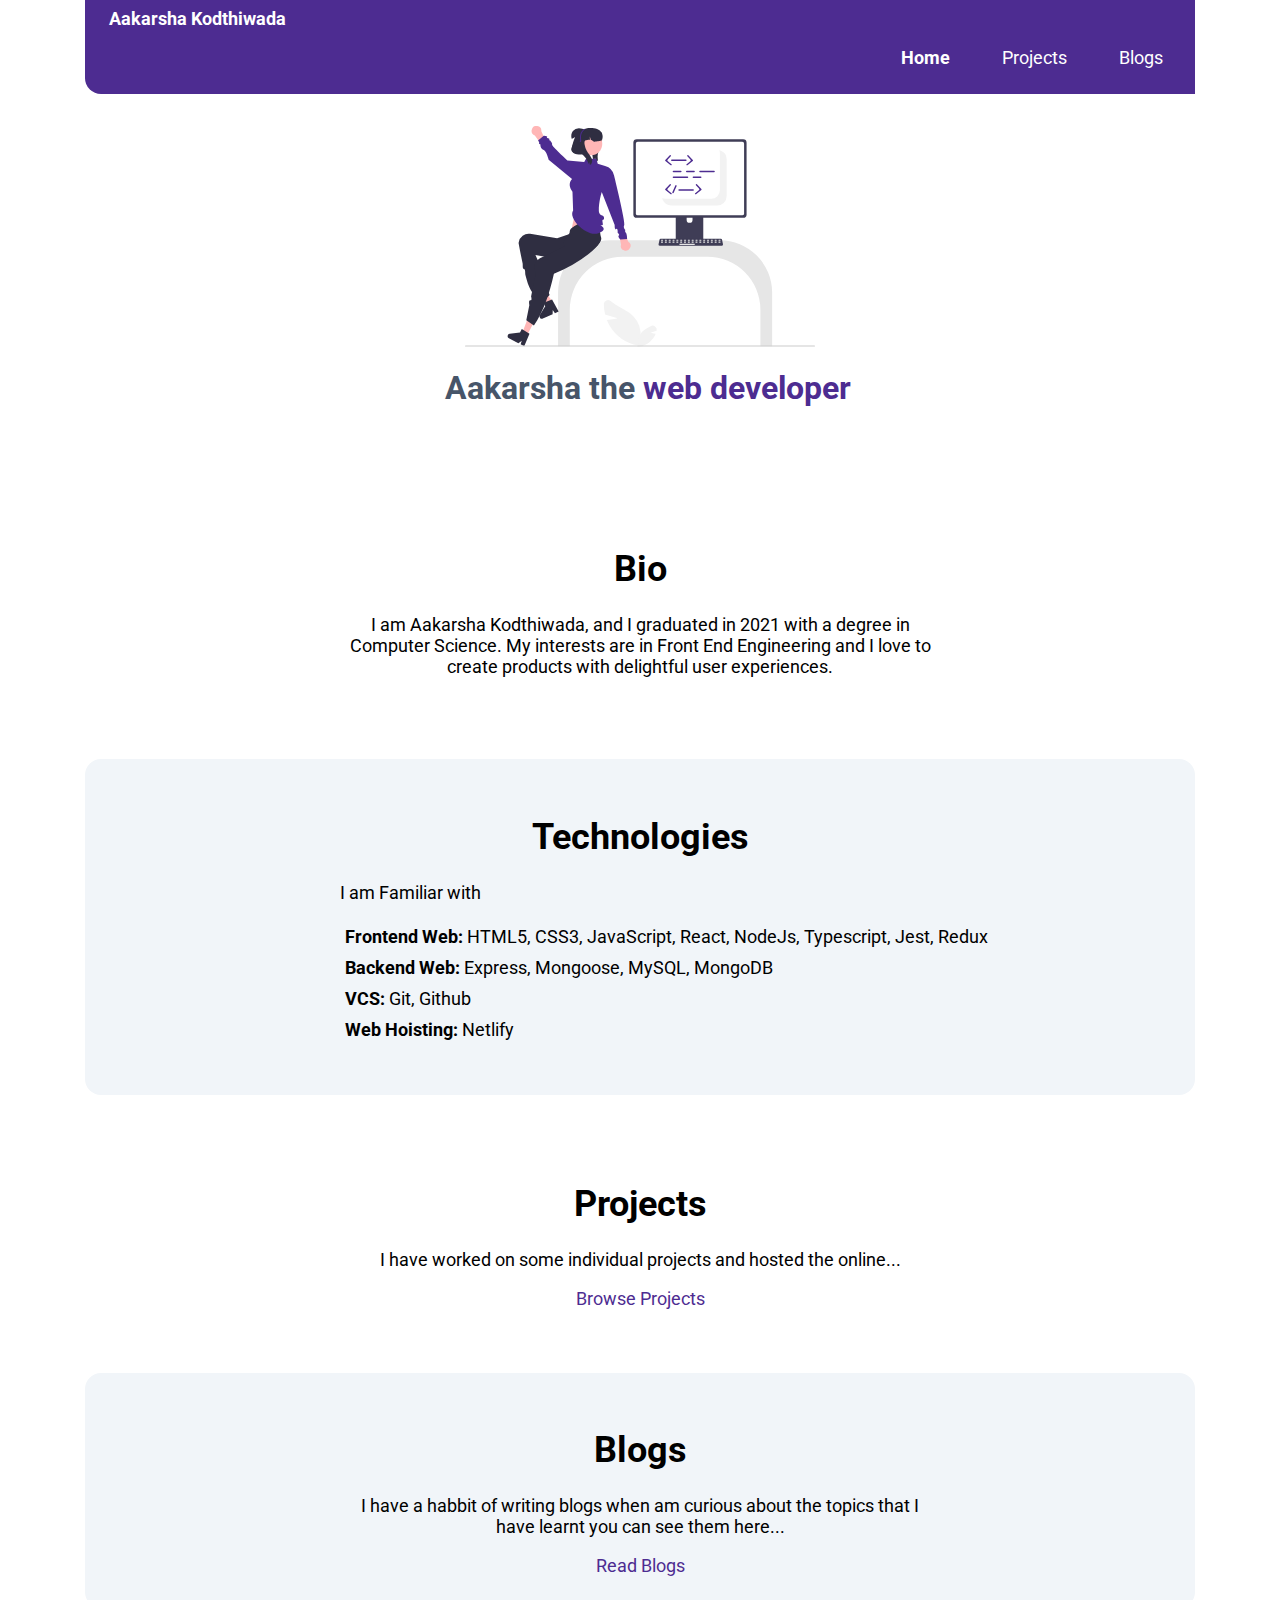
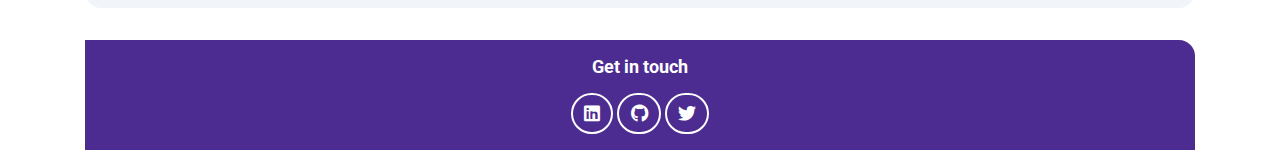
<file: index.html>
<!DOCTYPE html>
<html lang="en">
<head>
    <meta charset="UTF-8">
    <meta http-equiv="X-UA-Compatible" content="IE=edge">
    <meta name="viewport" content="width=device-width, initial-scale=1.0">
    <title>home | Aakarsha-Kodthiwada</title>
    <link rel="stylesheet" href="https://cdnjs.cloudflare.com/ajax/libs/font-awesome/6.0.0/css/all.min.css">
    <link href = "styles.css" rel = "stylesheet">
</head>
<body>
    <nav class="nav container">
        <a class="link nav-brand" href="/">Aakarsha Kodthiwada</a>
        <!-- <div class="nav-brand">Aakarsha Kodthiwada</div> -->
        <ul class="list-non-bullet nav-items">
            <li class="list-inline">
                <a class="link link-active" href="/">Home</a>
            </li>
            <li class="list-non-bullet list-inline">
                <a class="link" href="/projects.html">Projects</a>
            </li>
            <li class="list-non-bullet list-inline">
                <a class="link" href="/blogs.html">Blogs</a>
            </li>
        </ul>
    </nav>

    
    <header class="header">
        <img class="header-image" src="images/main-image.svg"/>
        <h1 class="header-heading">Aakarsha the <span class="header-inverted"> web developer</span></h1>
    </header>

    <section class="section">
        <div class="container container-center">
            <h1>Bio</h1>
                <p>I am Aakarsha Kodthiwada, and I graduated in 2021 with a degree in Computer Science. My interests are in Front End Engineering and I love to create products with delightful user experiences.</p>
        </div>
    </section>
    <section class="section ow">
        <div class="container container-center technologies" >
            <h1>Technologies</h1>
                <p>I am Familiar with 
                    <!-- <span class="section-technologies">HTML5, CSS3, JavaScript, Git, NodeJs, Java</span> -->
                    <div class="skills-container">
                        <p><b>Frontend Web: </b>HTML5, CSS3, JavaScript, React, NodeJs, Typescript, Jest, Redux</p>
                        <p><b>Backend Web: </b>Express, Mongoose, MySQL, MongoDB</p>
                        <p><b>VCS: </b>Git, Github</p>
                        <p><b>Web Hoisting: </b>Netlify</p>
                    </div>
                </p>
        </div>    
    </section>
    <section class="section">
        <div class="container container-center">
            <h1>Projects</h1>
                <p>I have worked on some individual projects and hosted the online...</p>
        </ul>
                <a class="link normal-link"href="/projects.html">Browse Projects</a>
        </div>
    </section>
    <section class="section ow">
        <div class="container container-center" >
            <h1>Blogs</h1>
                <p>I have a habbit of writing blogs when am curious about the topics that I have learnt you can see them here...</p>
                <a class="link normal-link"href="/blogs.html">Read Blogs</a>
        </div>    
    </section>
    <footer class="footer">
        <div class="footer-insider">Get in touch</div>
        <div class="flex">
            <a class="link" href="https://www.linkedin.com/in/aakarsha-kodthiwada-5566bb184/"><i class="fa-brands fa-linkedin"></i></a>
            <a class="link" href="https://github.com/Aakarshashetty"><i class="fa-brands fa-github"></i></a>
            <a class="link" href="https://twitter.com/Aakarsha_shetty"><i class="fa-brands fa-twitter"></i></a>
        </div>
    </footer>
</body>
</html>
</file>
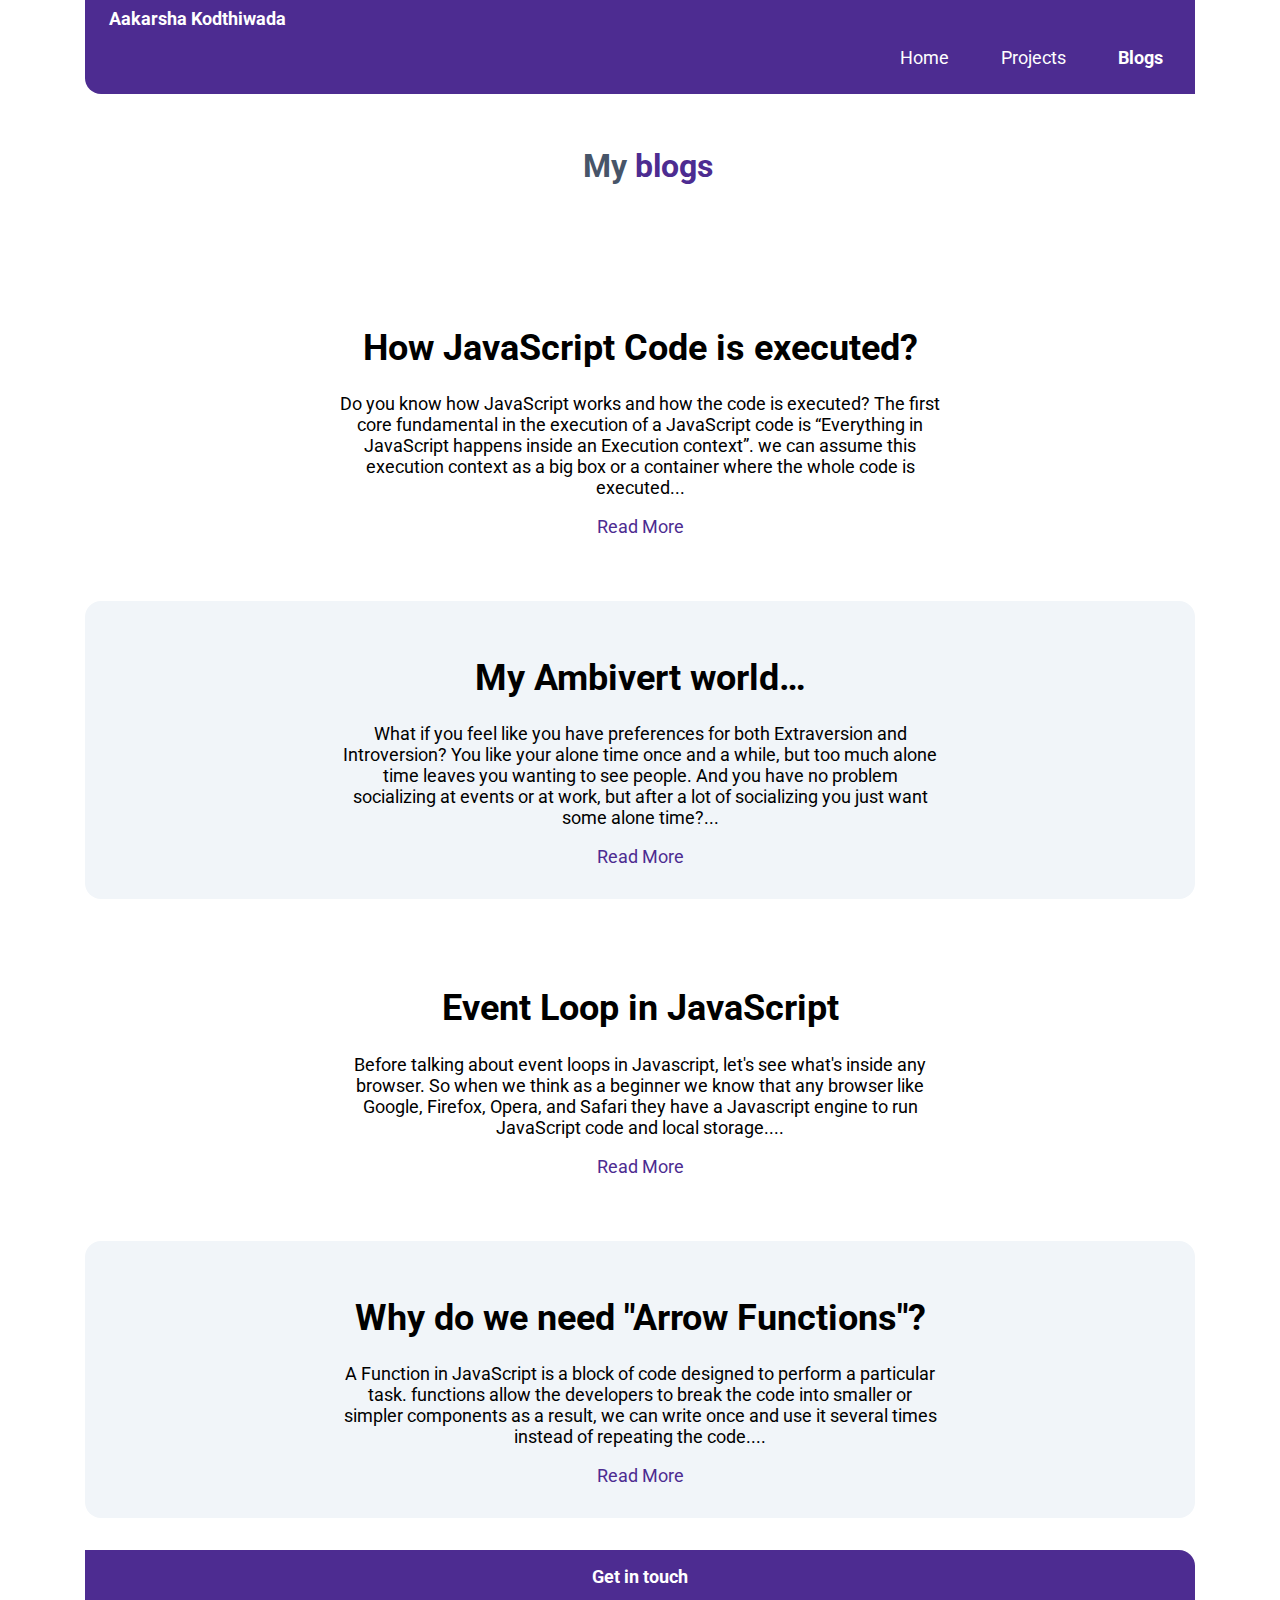
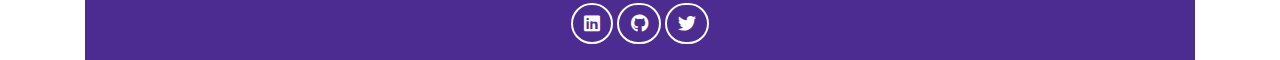
<file: blogs.html>
<!DOCTYPE html>
<html lang="en">
<head>
    <meta charset="UTF-8">
    <meta http-equiv="X-UA-Compatible" content="IE=edge">
    <meta name="viewport" content="width=device-width, initial-scale=1.0">
    <title>blogs | Aakarsha-Kodthiwada</title>
    <link rel="stylesheet" href="https://cdnjs.cloudflare.com/ajax/libs/font-awesome/6.0.0/css/all.min.css">
    <link href = "styles.css" rel = "stylesheet">
</head>
<body>
    <nav class="nav container">
        <a class="link nav-brand" href="/">Aakarsha Kodthiwada</a>
        <ul class="list-non-bullet nav-items">
            <li class="list-inline">
                <a class="link" href="/">Home</a>
            </li>
            <li class="list-non-bullet list-inline">
                <a class="link" href="/projects.html">Projects</a>
            </li>
            <li class="list-non-bullet list-inline  link-active">
                <a class="link" href="/blogs.html">Blogs</a>
            </li>
        </ul>
    </nav>
    <header class="header">
        <h1 class="header-heading">My <span class="header-inverted">blogs</span></h1>
    </header>
    <section class="section">
        <div class="container container-center">
            <h1>How JavaScript Code is executed?</h1>
                <p>Do you know how JavaScript works and how the code is executed? The first core fundamental in the execution of a JavaScript code is “Everything in JavaScript happens inside an Execution context”. we can assume this execution context as a big box or a container where the whole code is executed...</p>
                <a class="link normal-link" href="https://junobella.medium.com/how-javascript-code-is-executed-920f5c8d5653">Read More</a>
        </div>

    </section>
    <section class="section ow">
        <div class="container container-center" >
            <h1>My Ambivert world…</h1>
                <p>What if you feel like you have preferences for both Extraversion and Introversion? You like your alone time once and a while, but too much alone time leaves you wanting to see people. And you have no problem socializing at events or at work, but after a lot of socializing you just want some alone time?...</p>
                <a class="link normal-link" href="https://junobella.medium.com/my-ambivert-world-d089ec5e16fe">Read More</a>
        </div>    
    </section>
    <section class="section">
        <div class="container container-center">
            <h1>Event Loop in JavaScript</h1>
                <p>Before talking about event loops in Javascript, let's see what's inside any browser. So when we think as a beginner we know that any browser like Google, Firefox, Opera, and Safari they have a Javascript engine to run JavaScript code and local storage....</p>
                <a class="link normal-link" href="https://aakarsha-kodthiwada.hashnode.dev/event-loop-in-javascript">Read More</a>
        </div>

    </section>
    <section class="section ow">
        <div class="container container-center" >
            <h1>Why do we need "Arrow Functions"?</h1>
                <p>A Function in JavaScript is a block of code designed to perform a particular task. functions allow the developers to break the code into smaller or simpler components as a result, we can write once and use it several times instead of repeating the code....</p>
                <a class="link normal-link" href="https://aakarsha-kodthiwada.hashnode.dev/why-do-we-need-arrow-functions">Read More</a>
        </div>    
    </section>
    <footer class="footer">
        <div class="footer-insider">Get in touch</div>
        <div class="flex">
            <a class="link" href="https://www.linkedin.com/in/aakarsha-kodthiwada-5566bb184/"><i class="fa-brands fa-linkedin"></i></a>
            <a class="link" href="https://github.com/Aakarshashetty"><i class="fa-brands fa-github"></i></a>
            <a class="link" href="https://twitter.com/Aakarsha_shetty"><i class="fa-brands fa-twitter"></i></a>
        </div>
    </footer>
</body>
</html>
</file>
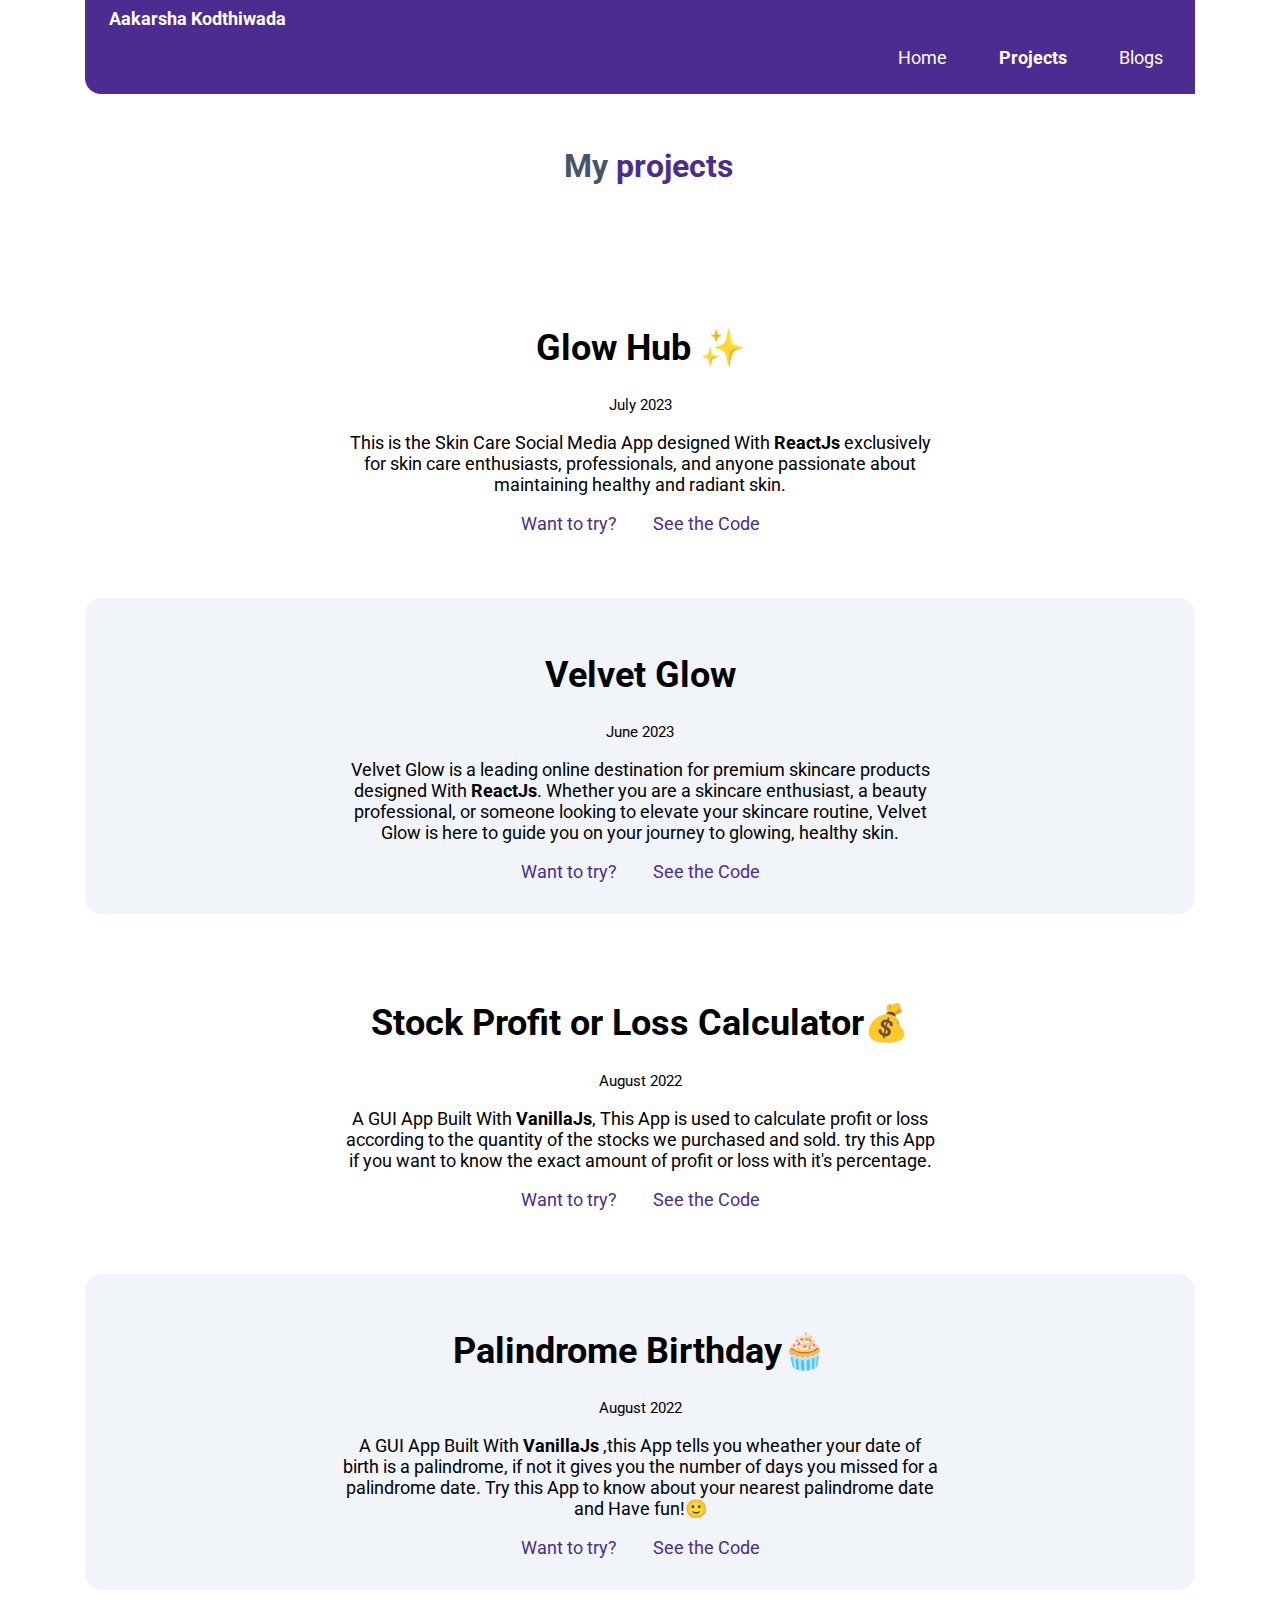
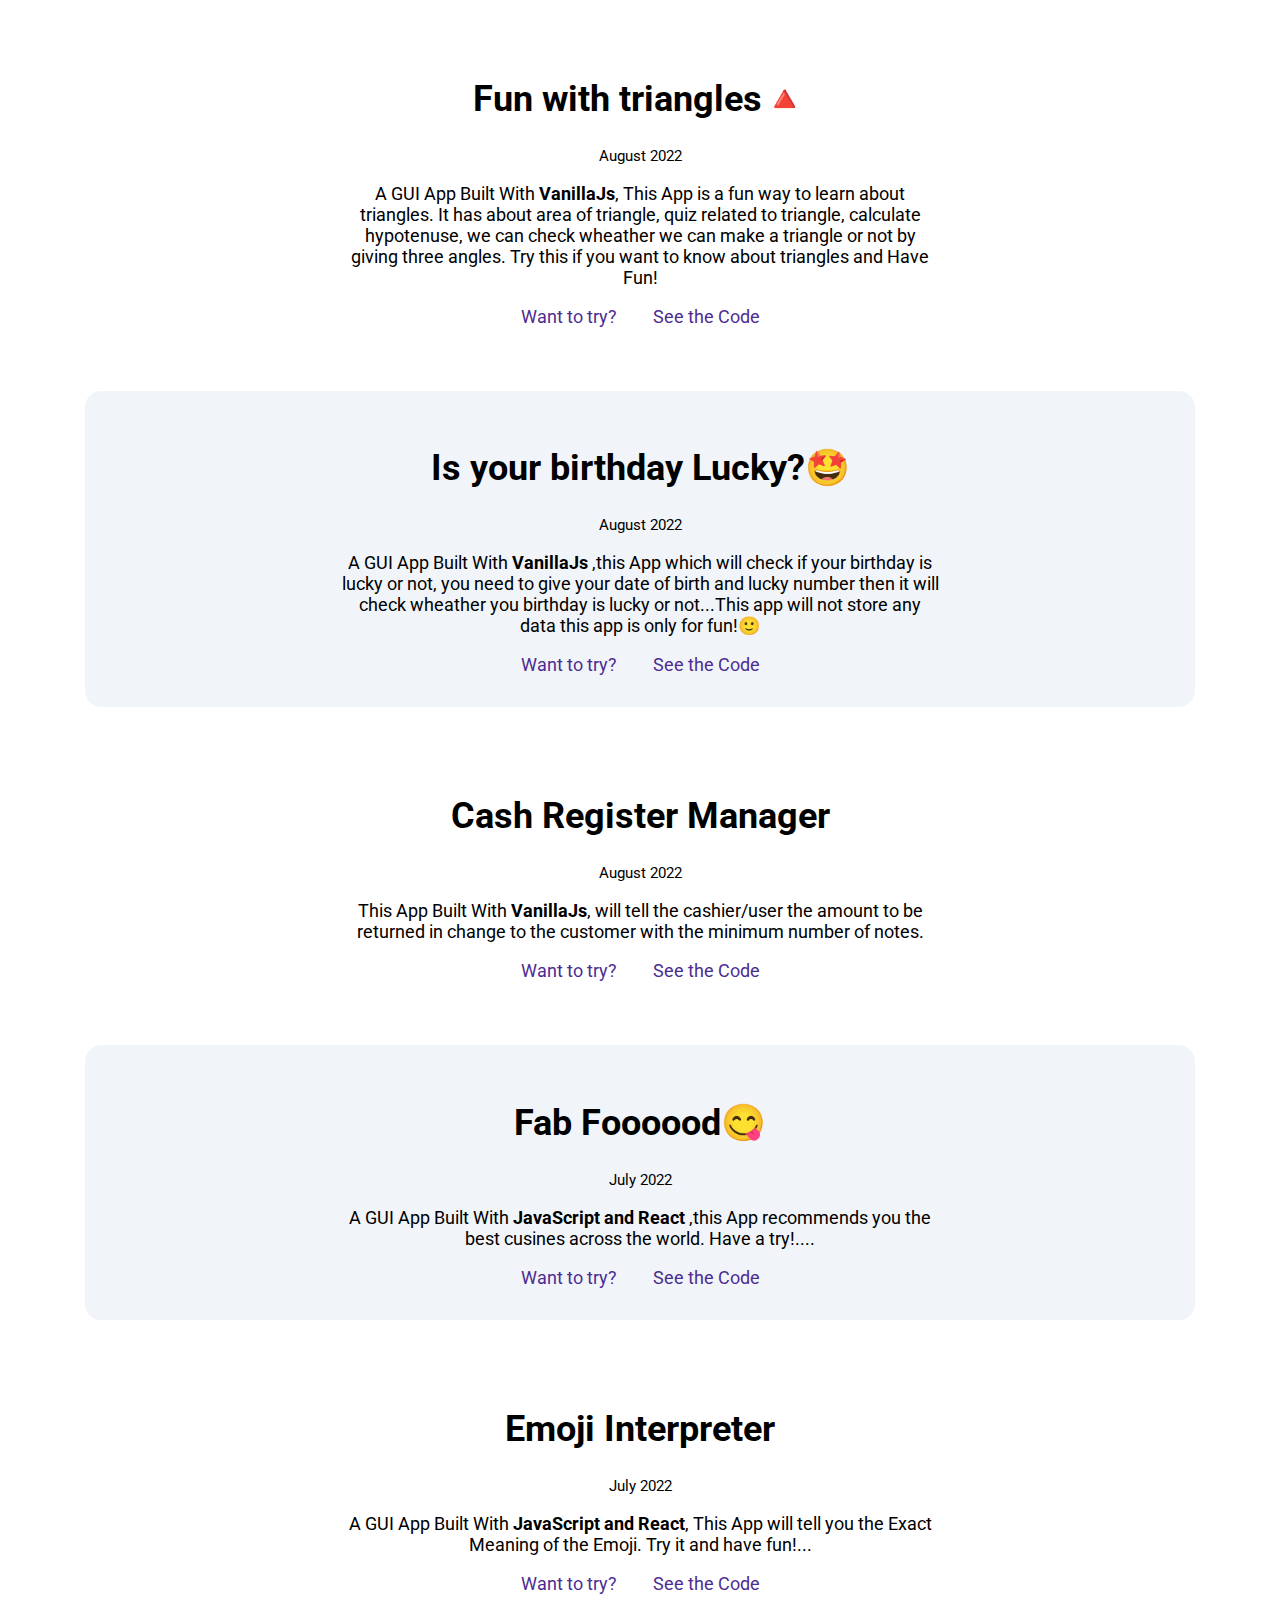
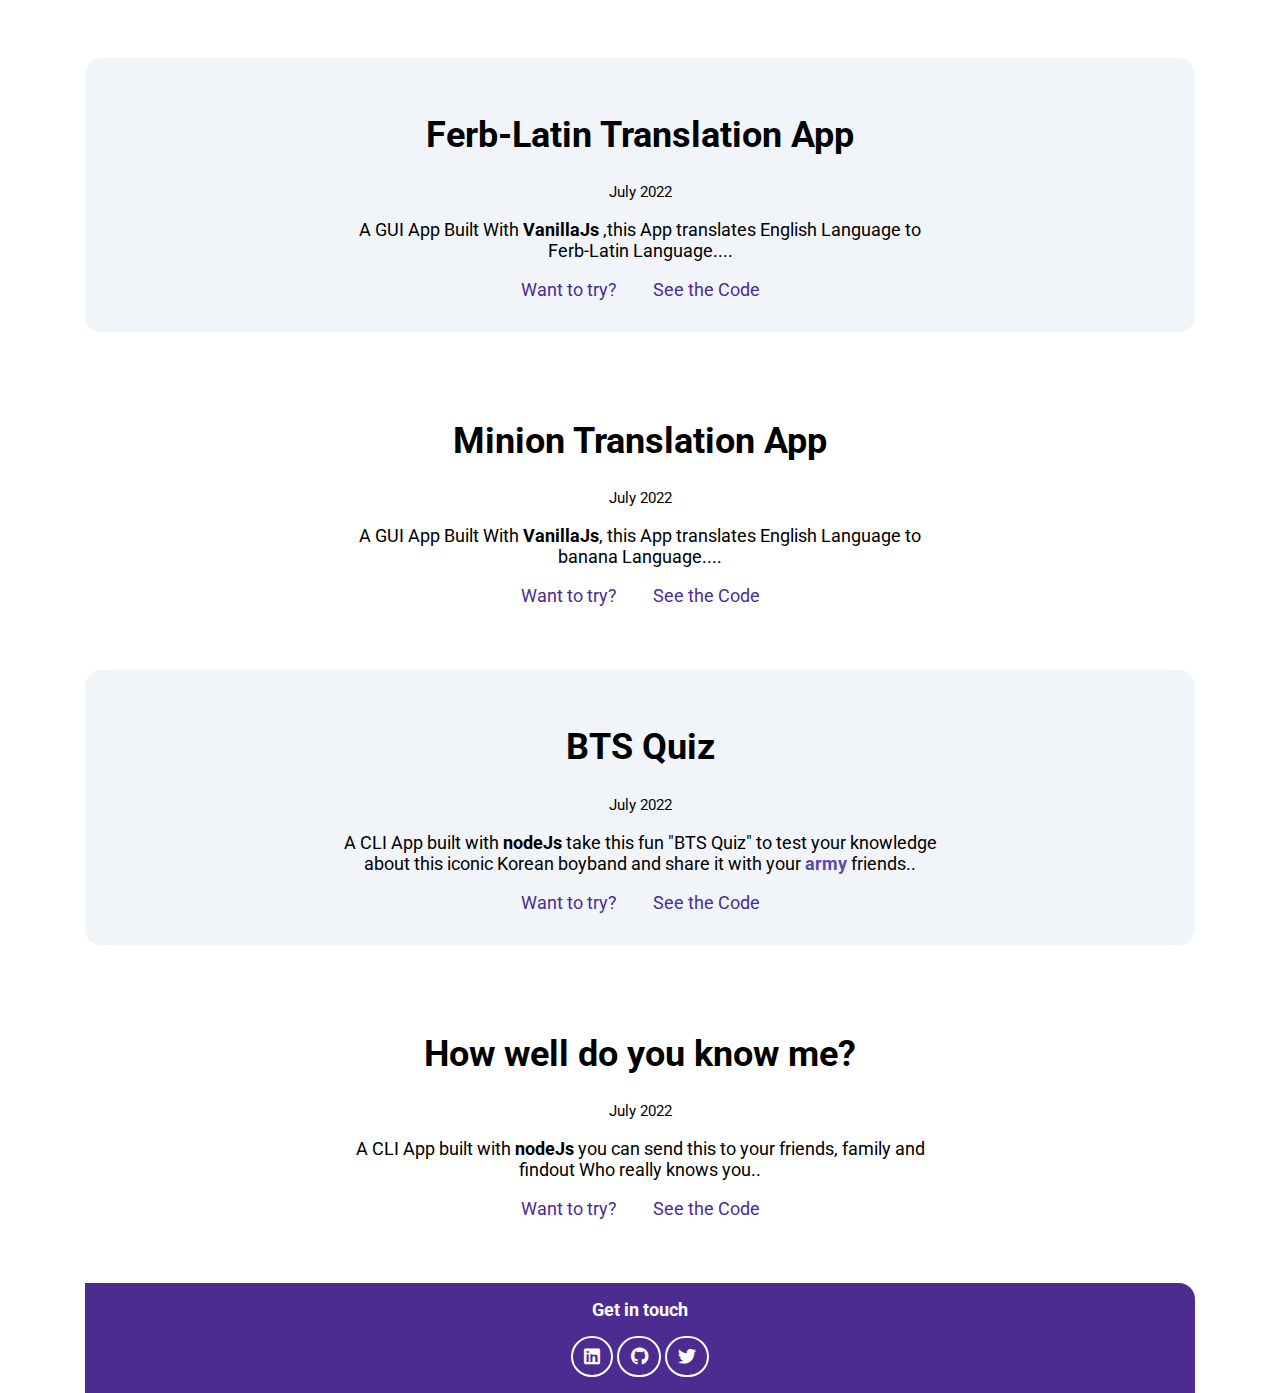
<file: projects.html>
<!DOCTYPE html>
<html lang="en">
<head>
    <meta charset="UTF-8">
    <meta http-equiv="X-UA-Compatible" content="IE=edge">
    <meta name="viewport" content="width=device-width, initial-scale=1.0">
    <title>projects | Aakarsha-Kodthiwada</title>
    <link rel="stylesheet" href="https://cdnjs.cloudflare.com/ajax/libs/font-awesome/6.0.0/css/all.min.css">
    <link href = "styles.css" rel = "stylesheet">
</head>
<body>
    <nav class="nav container">
        <a class="link nav-brand" href="/">Aakarsha Kodthiwada</a>
        <!-- <div class="nav-brand">Aakarsha Kodthiwada</div> -->
        <ul class="list-non-bullet nav-items">
            <li class="list-inline">
                <a class="link" href="/">Home</a>
            </li>
            <li class="list-non-bullet list-inline">
                <a class="link link-active" href="/projects.html">Projects</a>
            </li>
            <li class="list-non-bullet list-inline">
                <a class="link" href="/blogs.html">Blogs</a>
            </li>
        </ul>
    </nav>
    <header class="header">
        <h1 class="header-heading">My <span class="header-inverted">projects</span></h1>
    </header>
    <section class="section">
        <div class="container container-center">
            <h1>Glow Hub ✨</h1>  
            <small>July 2023</small>
                <p>This is the Skin Care Social Media App designed With <span class="section-technologies">ReactJs</span> exclusively for skin care enthusiasts, professionals, and anyone passionate about maintaining healthy and radiant skin. </p>
                <a class="link normal-link" href="https://glow-hub.netlify.app/">Want to try?</a>
                <a class="link normal-link" href="https://github.com/Aakarshashetty/glow-hub">See the Code</a>
        </div>

    </section>
    <section class="section ow">
        <div class="container container-center" >
            <h1>Velvet Glow</h1>
            <small>June 2023</small>
                <p>Velvet Glow is a leading online destination for premium skincare products designed With <span class="section-technologies">ReactJs</span>. Whether you are a skincare enthusiast, a beauty professional, or someone looking to elevate your skincare routine, Velvet Glow is here to guide you on your journey to glowing, healthy skin.</p>
                <a class="link normal-link" href="https://velvet-glow-react.netlify.app/">Want to try?</a>
                <a class="link normal-link" href="https://github.com/Aakarshashetty/velvet-glow">See the Code</a>
        </div>    
    </section>
    <section class="section">
        <div class="container container-center">
            <h1>Stock Profit or Loss Calculator💰</h1>
            <small>August 2022</small>
                <p>A GUI App Built With <span class="section-technologies">VanillaJs</span>, This App is used to calculate profit or loss according to the quantity of the stocks we purchased and sold. try this App if you want to know the exact amount of profit or loss with it's percentage. </p>
                <a class="link normal-link" href="https://proft-and-loss-mark14.netlify.app/">Want to try?</a>
                <a class="link normal-link" href="https://github.com/Aakarshashetty/profit-and-loss-app">See the Code</a>
        </div>

    </section>
    <section class="section ow">
        <div class="container container-center" >
            <h1>Palindrome Birthday🧁</h1>
            <small>August 2022</small>
                <p>A GUI App Built With <span class="section-technologies">VanillaJs</span> ,this App tells you wheather your date of birth is a palindrome, if not it gives you the number of days you missed for a palindrome date. Try this App to know about your nearest palindrome date and Have fun!🙂</p>
                <a class="link normal-link" href="https://palindrome-birthday-mark13-neog.netlify.app/">Want to try?</a>
                <a class="link normal-link" href="https://github.com/Aakarshashetty/palindrome-birthday">See the Code</a>
        </div>    
    </section>
    <section class="section">
        <div class="container container-center">
            <h1>Fun with triangles🔺</h1>
            <small>August 2022</small>
                <p>A GUI App Built With <span class="section-technologies">VanillaJs</span>, This App is a fun way to learn about triangles. It has about area of triangle, quiz related to triangle, calculate hypotenuse, we can check wheather we can make a triangle or not by giving three angles. Try this if you want to know about triangles and Have Fun!</p>
                <a class="link normal-link" href="https://fun-with-triangles-mark12-neog.netlify.app/">Want to try?</a>
                <a class="link normal-link" href="https://github.com/Aakarshashetty/fun-with-triangles">See the Code</a>
        </div>

    </section>
    <section class="section ow">
        <div class="container container-center" >
            <h1>Is your birthday Lucky?🤩</h1>
            <small>August 2022</small>
                <p>A GUI App Built With <span class="section-technologies">VanillaJs</span> ,this App which will check if your birthday is lucky or not, you need to give your date of birth and lucky number then it will check wheather you birthday is lucky or not...This app will not store any data this app is only for fun!🙂</p>
                <a class="link normal-link" href="https://lucky-birthday-mark11-neog.netlify.app/">Want to try?</a>
                <a class="link normal-link" href="https://github.com/Aakarshashetty/lucky-birthday">See the Code</a>
        </div>    
    </section>
    <section class="section">
        <div class="container container-center">
            <h1>Cash Register Manager</h1>
            <small>August 2022</small>
                <p>This App Built With <span class="section-technologies">VanillaJs</span>, will tell the cashier/user the amount to be returned in change to the customer with the minimum number of notes.</p>
                <a class="link normal-link" href="https://cash-register-app-mark10-neog.netlify.app/">Want to try?</a>
                <a class="link normal-link" href="https://github.com/Aakarshashetty/cash-register-app">See the Code</a>
        </div>

    </section>
    <section class="section ow">
        <div class="container container-center" >
            <h1>Fab Foooood😋</h1>
            <small>July 2022</small>
                <p>A GUI App Built With <span class="section-technologies">JavaScript and React</span> ,this App recommends you the best cusines across the world. Have a try!....</p>
                <a class="link normal-link" href="https://fab-food.netlify.app">Want to try?</a>
                <a class="link normal-link" href="https://github.com/Aakarshashetty/food-recommendations">See the Code</a>
        </div>    
    </section>
    <section class="section">
        <div class="container container-center">
            <h1>Emoji Interpreter</h1>
            <small>July 2022</small>
                <p>A GUI App Built With <span class="section-technologies">JavaScript and React</span>, This App will tell you the Exact Meaning of the Emoji. Try it and have fun!...</p>
                <a class="link normal-link" href="https://emoji-interpreter-mark8.netlify.app">Want to try?</a>
                <a class="link normal-link" href="https://github.com/Aakarshashetty/emoji_interpreter">See the Code</a>
        </div>

    </section>
    <section class="section ow">
        <div class="container container-center" >
            <h1>Ferb-Latin Translation App</h1>
            <small>July 2022</small>
                <p>A GUI App Built With <span class="section-technologies">VanillaJs</span> ,this App translates English Language to Ferb-Latin Language....</p>
                <a class="link normal-link" href="https://ferb-latin-translator-mark7.netlify.app/">Want to try?</a>
                <a class="link normal-link" href="https://github.com/Aakarshashetty/ferb-latin-translator">See the Code</a>
        </div>    
    </section>
    <section class="section">
        <div class="container container-center">
            <h1>Minion Translation App</h1>
            <small>July 2022</small>
                <p>A GUI App Built With <span class="section-technologies">VanillaJs</span>, this App translates English Language to banana Language....</p>
                <a class="link normal-link" href="https://minion-speak-mark6.netlify.app/">Want to try?</a>
                <a class="link normal-link" href="https://github.com/Aakarshashetty/minion-translator">See the Code</a>
        </div>

    </section>
    <section class="section ow">
        <div class="container container-center" >
            <h1>BTS Quiz</h1>
            <small>July 2022</small>
                <p>A CLI App built with <span class="section-technologies">nodeJs</span> take this fun "BTS Quiz" to test your knowledge about this iconic Korean boyband and share it with your <span class="purple section-technologies"> army</span> friends..</p>
                <a class="link normal-link" href="https://replit.com/@AakarshaShetty/BTS-Quiz?embed=1&output=1">Want to try?</a>
                <a class="link normal-link" href="https://github.com/Aakarshashetty/Assignment1_BTS_Quiz">See the Code</a>
        </div>    
    </section>
    <section class="section">
        <div class="container container-center">
            <h1>How well do you know me?</h1>
            <small>July 2022</small>
                <p>A CLI App built with <span class="section-technologies">nodeJs</span> you can send this to your friends, family and findout Who really knows you..</p>
                <a class="link normal-link" href="https://replit.com/@AakarshaShetty/Exercise1?embed=1&output=1">Want to try?</a>
                <a class="link normal-link" href="https://github.com/Aakarshashetty/How_well_do_you_know_me">See the Code</a>
        </div>

    </section>
    
    <!-- Footer -->
    <footer class="footer">
        <div class="footer-insider">Get in touch</div>
        <div class="flex">
            <a class="link" href="https://www.linkedin.com/in/aakarsha-kodthiwada-5566bb184/"><i class="fa-brands fa-linkedin"></i></a>
            <a class="link" href="https://github.com/Aakarshashetty"><i class="fa-brands fa-github"></i></a>
            <a class="link" href="https://twitter.com/Aakarsha_shetty"><i class="fa-brands fa-twitter"></i></a>
        </div>
    </footer>
</body>
</html>
</file>
<file: styles.css>
@import url('https://fonts.googleapis.com/css2?family=Montserrat&family=Open+Sans&family=Roboto&family=Source+Sans+Pro&display=swap');

:root{
    --primary-color: #4d2c91;
    --dark-grey: #475569;
    --light-grey: #f1f5f9;
    --purple: #6247aa;

}
body {
    font-family: 'Roboto', sans-serif;
    font-size: large;
    margin : 0px 85px;
}
hr{
    margin: 2rem 0rem;  
}

/** containers**/
.container{
    padding: 0rem 1rem;
}
.container-center{
    max-width: 600px;
    margin: auto;
}
.skills-container{
    display: flex;
    flex-direction: column;
    align-items: flex-start;
    margin: auto;
    width: 700px;
}
.skills-container p{
    margin: 5px;
}
 .section .technologies p{
    text-align: left;
}
/**links**/
.link{
    text-decoration: none;
    padding: 0.5rem 1rem;
}
.link-primary{
    background-color: var(--primary-color);
    color: white;
    border-radius: 0.5rem;
}
.link-secondary{
    color: var(--primary-color);
    border: 1px solid var(--primary-color);
    border-radius: 0.5rem;
}
/**lists**/
.list-non-bullet{
    list-style: none;
}
.list-inline{
    display: inline;
    padding: 0rem 0.5rem;
}
/**nav**/
.nav{
    background-color: var(--primary-color);
    color: white;
    padding: 0.5rem;
    border-bottom-left-radius: 1rem;
}
.nav .nav-brand{
    font-weight: bold;
}
.nav .link{
    color: white;
}
.nav .link-active{
    font-weight: bold;
}
.nav .nav-items{
    text-align: right;
}
/**header**/
.header{
    padding: 2rem;
}
.header .header-image{
    max-width: 350px;
    display: block;
    margin: auto;
}
.header .header-heading{
    font-size: 2rem;
    color: var(--dark-grey);
    padding-left: 1rem;
    text-align: center;
}
.header .header-heading .header-inverted{
    color: var(--primary-color);
}
/**section**/
.ow{
    background-color: var(--light-grey);
}
.section{
    padding: 2rem;
  text-align: center;
  margin: 2rem 0;
  border-radius: 1rem;
}
.section h1{
    text-align: center;
    font-weight: bold;
}
.section-technologies{
    font-weight: bold;
}
/**footer**/
.footer{
    background-color: var(--primary-color);
    padding: 1rem 1rem;
    border-top-right-radius: 1rem;
    color: white;
    text-align: center;
}
.footer .link{
    color: white;
    border: 2px solid white;
    margin: 0px 2px;
    border-radius: 15rem;
    padding: 0.5rem 0.7rem;
}
.footer .link:hover{
    color: var(--primary-color);
    background-color: white;
}
.footer ul{
    padding-inline-start: 0px;
}
.footer-insider{
    font-weight: bold;
    font-size: large;
    padding-bottom: 1rem;
}
.flex{
    display: flex;
    justify-content: center;
}
.normal-link{
    color: var(--primary-color);
}
.purple{
    color: var(--purple);
}

@media screen and (max-width:800px){
    body{
        margin: 0px 60px;
    }

}
@media screen and (max-width:700px){
    body{
        margin: 0px 40px;
    }

}
@media screen and (max-width:560px){
    body{
        margin: 0px 30px;
    }

}
@media screen and (max-width:450px){
    body{
        margin: 0px 30px;
        font-size: medium;
    }
    .list-inline{
        display: inline;
        padding: 0rem 0rem;
    }
    .link{
        padding: 0.5rem 0.5rem;
    }
    .header .header-image{
        max-width: 250px;
    }
    .header .header-heading{
        font-size: 1.5rem;
    }

}
@media screen and (max-width:370px){
    body{
        margin: 0px;
        margin-left: 30px;
        margin-right: 30px;
        font-size: 15px;

    }
    .list-inline{
        display: block;
        padding: 0.25rem 0rem;
        text-align: left;
    }
    .nav .nav-items{
        padding-left: 0px;
    }
    .link{
        display: block;
        padding: 0.5rem 0rem;
    }
    .header .header-image{
        max-width: 250px;
    }
    .header .header-heading{
        font-size: 1.5rem;
    }


}
</file>
